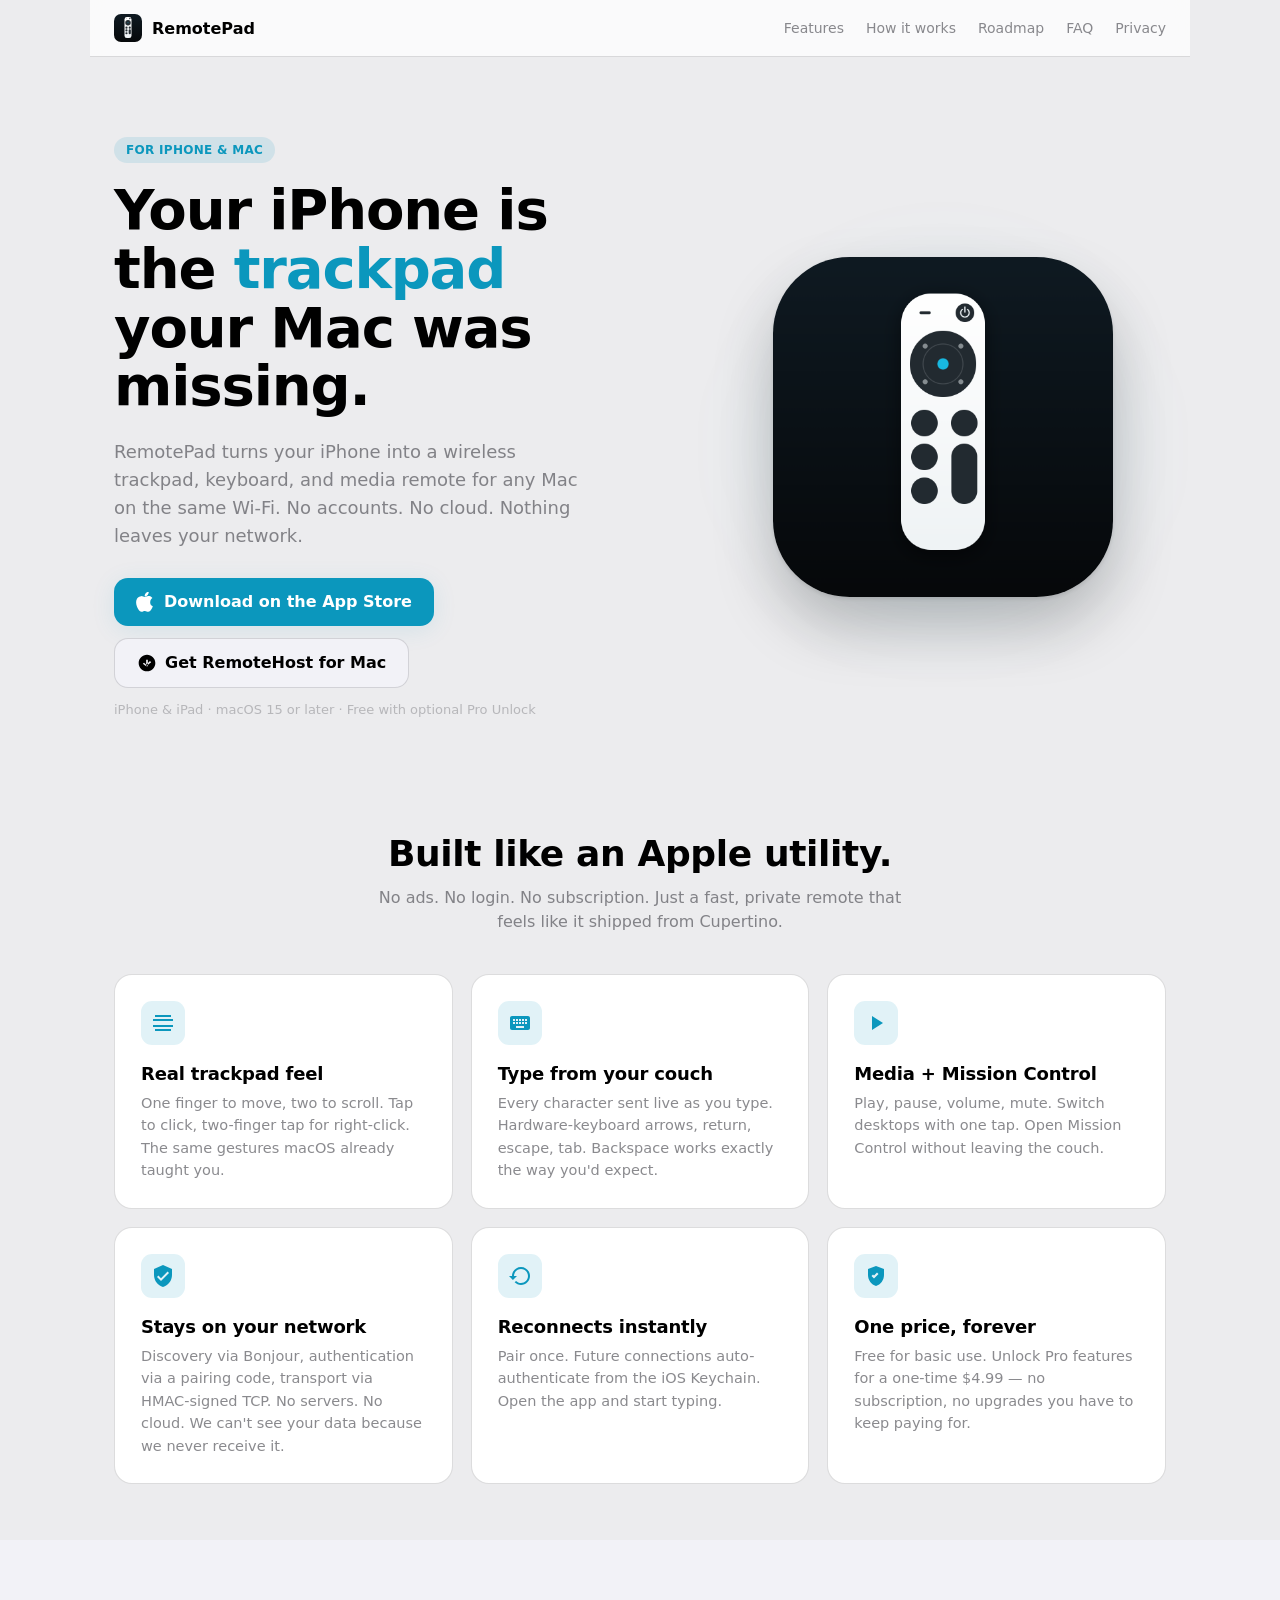
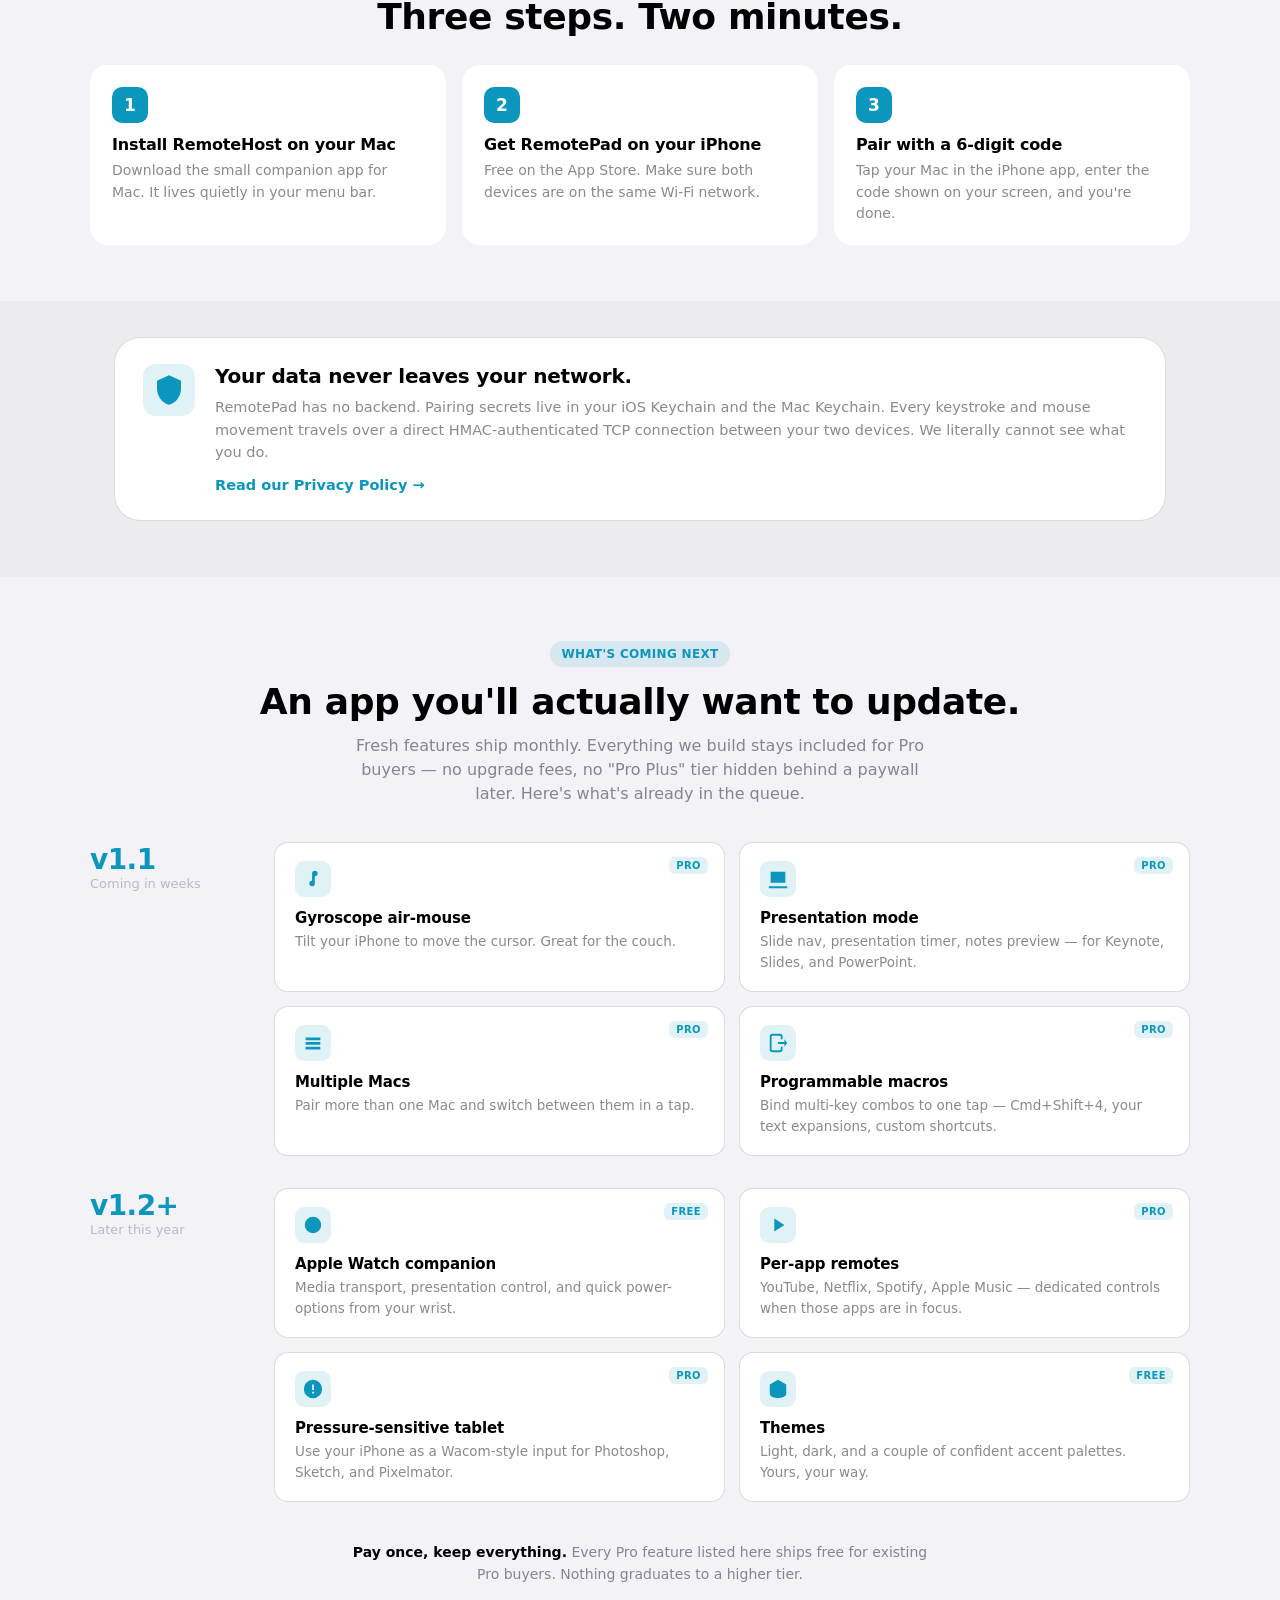
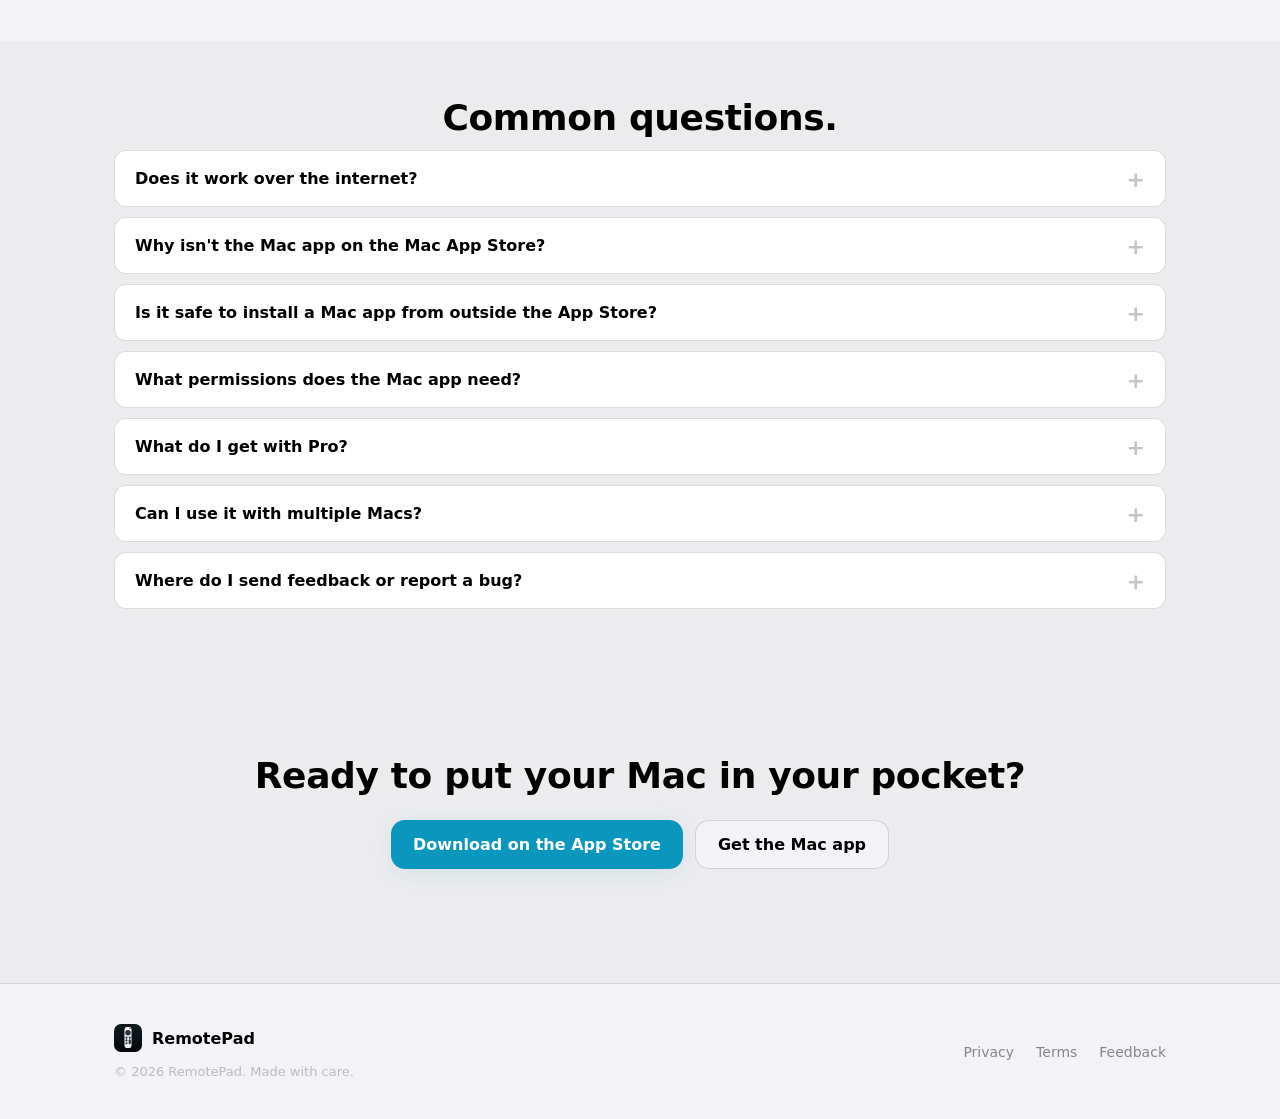
<file: index.html>
<!DOCTYPE html>
<html lang="en">
<head>
<meta charset="UTF-8" />
<meta name="viewport" content="width=device-width, initial-scale=1.0" />
<title>RemotePad — Turn your iPhone into a Mac trackpad</title>
<meta name="description" content="RemotePad turns your iPhone into a wireless trackpad, keyboard, and media remote for your Mac. Local network only. No accounts, no cloud, no tracking." />
<meta property="og:title" content="RemotePad — iPhone trackpad for your Mac" />
<meta property="og:description" content="Wireless trackpad, keyboard, and media remote. Local network only." />
<meta property="og:image" content="assets/og-image.png" />
<meta property="og:type" content="website" />
<meta name="twitter:card" content="summary_large_image" />
<link rel="icon" type="image/svg+xml" href="assets/icon.svg" />
<link rel="stylesheet" href="styles.css" />
</head>
<body>

<header class="topbar">
  <a href="./" class="brand">
    <img src="assets/icon.svg" alt="" class="brand-icon" />
    <span>RemotePad</span>
  </a>
  <nav>
    <a href="#features">Features</a>
    <a href="#how">How it works</a>
    <a href="#roadmap">Roadmap</a>
    <a href="#faq">FAQ</a>
    <a href="privacy.html">Privacy</a>
  </nav>
</header>

<main>

  <!-- Hero -->
  <section class="hero">
    <div class="hero-copy">
      <span class="kicker">For iPhone &amp; Mac</span>
      <h1>Your iPhone is the <span class="accent">trackpad</span><br />your Mac was missing.</h1>
      <p class="lede">
        RemotePad turns your iPhone into a wireless trackpad, keyboard, and
        media remote for any Mac on the same Wi-Fi. No accounts. No cloud.
        Nothing leaves your network.
      </p>
      <div class="cta-row">
        <a href="#" class="btn btn-primary" id="app-store-btn">
          <svg viewBox="0 0 24 24" width="20" height="20" fill="currentColor">
            <path d="M17.05 12.04c-.03-3.12 2.56-4.62 2.67-4.7-1.46-2.13-3.73-2.42-4.53-2.45-1.93-.2-3.77 1.14-4.75 1.14-.99 0-2.5-1.11-4.11-1.08-2.11.03-4.06 1.23-5.15 3.12-2.19 3.81-.56 9.43 1.58 12.51 1.04 1.5 2.27 3.18 3.87 3.12 1.56-.06 2.15-1.01 4.03-1.01 1.88 0 2.41 1.01 4.05.98 1.68-.03 2.74-1.52 3.76-3.04 1.19-1.74 1.68-3.44 1.71-3.53-.04-.02-3.28-1.26-3.13-4.06zM14.04 3.5c.85-1.04 1.43-2.48 1.27-3.91-1.23.05-2.71.82-3.6 1.85-.79.91-1.49 2.38-1.31 3.78 1.37.11 2.79-.7 3.64-1.72z"/>
          </svg>
          Download on the App Store
        </a>
        <a href="mac/" class="btn btn-secondary">
          <svg viewBox="0 0 24 24" width="20" height="20" fill="currentColor">
            <path d="M12 2C6.48 2 2 6.48 2 12s4.48 10 10 10 10-4.48 10-10S17.52 2 12 2zm-1 14V8h2v8h-2zm0 0L7 13l1.41-1.41L11 14.17l4.59-4.58L17 11l-6 5z"/>
          </svg>
          Get RemoteHost for Mac
        </a>
      </div>
      <p class="micro">
        iPhone &amp; iPad · macOS 15 or later · Free with optional Pro Unlock
      </p>
    </div>

    <div class="hero-preview">
      <div class="icon-stage">
        <img src="assets/icon-1024.png" alt="RemotePad app icon"
             class="hero-icon" width="320" height="320" />
      </div>
    </div>
  </section>

  <!-- Features -->
  <section id="features" class="features">
    <h2>Built like an Apple utility.</h2>
    <p class="section-lede">
      No ads. No login. No subscription. Just a fast, private remote
      that feels like it shipped from Cupertino.
    </p>

    <div class="grid grid-3">
      <div class="card">
        <div class="card-icon">
          <svg viewBox="0 0 24 24" width="24" height="24" fill="currentColor">
            <path d="M2 8h20v2H2zm0 6h20v2H2zM4 4h16v2H4zM4 18h16v2H4z"/>
          </svg>
        </div>
        <h3>Real trackpad feel</h3>
        <p>One finger to move, two to scroll. Tap to click, two-finger tap for
        right-click. The same gestures macOS already taught you.</p>
      </div>

      <div class="card">
        <div class="card-icon">
          <svg viewBox="0 0 24 24" width="24" height="24" fill="currentColor">
            <path d="M20 5H4c-1.1 0-2 .9-2 2v10c0 1.1.9 2 2 2h16c1.1 0 2-.9 2-2V7c0-1.1-.9-2-2-2zm-9 3h2v2h-2V8zm0 3h2v2h-2v-2zm-3-3h2v2H8V8zm0 3h2v2H8v-2zm-1 2H5v-2h2v2zm0-3H5V8h2v2zm9 7H8v-2h8v2zm0-4h-2v-2h2v2zm0-3h-2V8h2v2zm3 3h-2v-2h2v2zm0-3h-2V8h2v2z"/>
          </svg>
        </div>
        <h3>Type from your couch</h3>
        <p>Every character sent live as you type. Hardware-keyboard arrows,
        return, escape, tab. Backspace works exactly the way you'd expect.</p>
      </div>

      <div class="card">
        <div class="card-icon">
          <svg viewBox="0 0 24 24" width="24" height="24" fill="currentColor">
            <path d="M8 5v14l11-7z"/>
          </svg>
        </div>
        <h3>Media + Mission Control</h3>
        <p>Play, pause, volume, mute. Switch desktops with one tap. Open
        Mission Control without leaving the couch.</p>
      </div>

      <div class="card">
        <div class="card-icon">
          <svg viewBox="0 0 24 24" width="24" height="24" fill="currentColor">
            <path d="M12 1L3 5v6c0 5.55 3.84 10.74 9 12 5.16-1.26 9-6.45 9-12V5l-9-4zm-2 16l-4-4 1.41-1.41L10 14.17l6.59-6.59L18 9l-8 8z"/>
          </svg>
        </div>
        <h3>Stays on your network</h3>
        <p>Discovery via Bonjour, authentication via a pairing code, transport
        via HMAC-signed TCP. No servers. No cloud. We can't see your data
        because we never receive it.</p>
      </div>

      <div class="card">
        <div class="card-icon">
          <svg viewBox="0 0 24 24" width="24" height="24" fill="currentColor">
            <path d="M13 3c-4.97 0-9 4.03-9 9H1l3.89 3.89.07.14L9 12H6c0-3.87 3.13-7 7-7s7 3.13 7 7-3.13 7-7 7c-1.93 0-3.68-.79-4.94-2.06l-1.42 1.42C8.27 19.99 10.51 21 13 21c4.97 0 9-4.03 9-9s-4.03-9-9-9z"/>
          </svg>
        </div>
        <h3>Reconnects instantly</h3>
        <p>Pair once. Future connections auto-authenticate from the iOS
        Keychain. Open the app and start typing.</p>
      </div>

      <div class="card">
        <div class="card-icon">
          <svg viewBox="0 0 24 24" width="24" height="24" fill="currentColor">
            <path d="M12 2L4 5v6.09c0 5.05 3.41 9.76 8 10.91 4.59-1.15 8-5.86 8-10.91V5l-8-3zm-2 12.5l-2.5-2.5L9 10.5l1 1 3-3 1.5 1.5L10 14.5z"/>
          </svg>
        </div>
        <h3>One price, forever</h3>
        <p>Free for basic use. Unlock Pro features for a one-time $4.99 —
        no subscription, no upgrades you have to keep paying for.</p>
      </div>
    </div>
  </section>

  <!-- How it works -->
  <section id="how" class="how">
    <h2>Three steps. Two minutes.</h2>
    <div class="steps">
      <div class="step">
        <div class="step-num">1</div>
        <h3>Install RemoteHost on your Mac</h3>
        <p>Download the small companion app for Mac. It lives quietly in your
        menu bar.</p>
      </div>
      <div class="step">
        <div class="step-num">2</div>
        <h3>Get RemotePad on your iPhone</h3>
        <p>Free on the App Store. Make sure both devices are on the same
        Wi-Fi network.</p>
      </div>
      <div class="step">
        <div class="step-num">3</div>
        <h3>Pair with a 6-digit code</h3>
        <p>Tap your Mac in the iPhone app, enter the code shown on your
        screen, and you're done.</p>
      </div>
    </div>
  </section>

  <!-- Privacy callout -->
  <section class="privacy-callout">
    <div class="privacy-card">
      <div class="privacy-icon">
        <svg viewBox="0 0 24 24" width="32" height="32" fill="currentColor">
          <path d="M12 1L3 5v6c0 5.55 3.84 10.74 9 12 5.16-1.26 9-6.45 9-12V5l-9-4z"/>
        </svg>
      </div>
      <div>
        <h3>Your data never leaves your network.</h3>
        <p>RemotePad has no backend. Pairing secrets live in your iOS
        Keychain and the Mac Keychain. Every keystroke and mouse movement
        travels over a direct HMAC-authenticated TCP connection between
        your two devices. We literally cannot see what you do.</p>
        <a href="privacy.html" class="link">Read our Privacy Policy →</a>
      </div>
    </div>
  </section>

  <!-- Roadmap -->
  <section id="roadmap" class="roadmap">
    <div class="roadmap-header">
      <span class="kicker">What's coming next</span>
      <h2>An app you'll actually want to update.</h2>
      <p class="section-lede">
        Fresh features ship monthly. Everything we build stays included for
        Pro buyers — no upgrade fees, no "Pro Plus" tier hidden behind a
        paywall later. Here's what's already in the queue.
      </p>
    </div>

    <div class="roadmap-track">
      <div class="track-row">
        <div class="track-label">
          <span class="track-version">v1.1</span>
          <span class="track-when">Coming in weeks</span>
        </div>
        <div class="track-cards">
          <div class="rcard">
            <div class="rcard-icon">
              <svg viewBox="0 0 24 24" width="22" height="22" fill="currentColor"><path d="M11 6a3 3 0 113 3v8a3 3 0 11-3-3V6z"/></svg>
            </div>
            <h4>Gyroscope air-mouse</h4>
            <p>Tilt your iPhone to move the cursor. Great for the couch.</p>
            <span class="rcard-tag">Pro</span>
          </div>
          <div class="rcard">
            <div class="rcard-icon">
              <svg viewBox="0 0 24 24" width="22" height="22" fill="currentColor"><path d="M4 4h16v12H4zM2 20h20v2H2zm6-14h2v2H8zm4 0h6v2h-6z"/></svg>
            </div>
            <h4>Presentation mode</h4>
            <p>Slide nav, presentation timer, notes preview — for Keynote, Slides, and PowerPoint.</p>
            <span class="rcard-tag">Pro</span>
          </div>
          <div class="rcard">
            <div class="rcard-icon">
              <svg viewBox="0 0 24 24" width="22" height="22" fill="currentColor"><path d="M4 6h16v3H4zm0 5h16v3H4zm0 5h16v3H4z"/></svg>
            </div>
            <h4>Multiple Macs</h4>
            <p>Pair more than one Mac and switch between them in a tap.</p>
            <span class="rcard-tag">Pro</span>
          </div>
          <div class="rcard">
            <div class="rcard-icon">
              <svg viewBox="0 0 24 24" width="22" height="22" fill="currentColor"><path d="M14 2a3 3 0 013 3v3h-2V5a1 1 0 00-1-1H6a1 1 0 00-1 1v14a1 1 0 001 1h8a1 1 0 001-1v-3h2v3a3 3 0 01-3 3H6a3 3 0 01-3-3V5a3 3 0 013-3h8zm5 6l3 4-3 4v-3h-7v-2h7V8z"/></svg>
            </div>
            <h4>Programmable macros</h4>
            <p>Bind multi-key combos to one tap — Cmd+Shift+4, your text expansions, custom shortcuts.</p>
            <span class="rcard-tag">Pro</span>
          </div>
        </div>
      </div>

      <div class="track-row">
        <div class="track-label">
          <span class="track-version">v1.2+</span>
          <span class="track-when">Later this year</span>
        </div>
        <div class="track-cards">
          <div class="rcard">
            <div class="rcard-icon">
              <svg viewBox="0 0 24 24" width="22" height="22" fill="currentColor"><circle cx="12" cy="12" r="9"/><path fill="currentColor" d="M11 7h2v4l3 1.5-.7 1.3L11 12V7z"/></svg>
            </div>
            <h4>Apple Watch companion</h4>
            <p>Media transport, presentation control, and quick power-options from your wrist.</p>
            <span class="rcard-tag">Free</span>
          </div>
          <div class="rcard">
            <div class="rcard-icon">
              <svg viewBox="0 0 24 24" width="22" height="22" fill="currentColor"><path d="M8 5v14l11-7z"/></svg>
            </div>
            <h4>Per-app remotes</h4>
            <p>YouTube, Netflix, Spotify, Apple Music — dedicated controls when those apps are in focus.</p>
            <span class="rcard-tag">Pro</span>
          </div>
          <div class="rcard">
            <div class="rcard-icon">
              <svg viewBox="0 0 24 24" width="22" height="22" fill="currentColor"><path d="M12 2a10 10 0 100 20 10 10 0 000-20zm-1 5h2v6h-2V7zm0 8h2v2h-2v-2z"/></svg>
            </div>
            <h4>Pressure-sensitive tablet</h4>
            <p>Use your iPhone as a Wacom-style input for Photoshop, Sketch, and Pixelmator.</p>
            <span class="rcard-tag">Pro</span>
          </div>
          <div class="rcard">
            <div class="rcard-icon">
              <svg viewBox="0 0 24 24" width="22" height="22" fill="currentColor"><path d="M12 2l-9 5v10c0 5 9 5 9 5s9 0 9-5V7l-9-5z"/></svg>
            </div>
            <h4>Themes</h4>
            <p>Light, dark, and a couple of confident accent palettes. Yours, your way.</p>
            <span class="rcard-tag">Free</span>
          </div>
        </div>
      </div>
    </div>

    <p class="roadmap-promise">
      <strong>Pay once, keep everything.</strong> Every Pro feature listed here
      ships free for existing Pro buyers. Nothing graduates to a higher tier.
    </p>
  </section>

  <!-- FAQ -->
  <section id="faq" class="faq">
    <h2>Common questions.</h2>

    <details>
      <summary>Does it work over the internet?</summary>
      <p>No — RemotePad is local-network only. Both your iPhone and your
      Mac must be on the same Wi-Fi. This keeps it simple, fast, and
      private. If you need remote control over the internet, dedicated
      tools like Apple Remote Desktop, Screens, or Jump Desktop are
      better fits.</p>
    </details>

    <details>
      <summary>Why isn't the Mac app on the Mac App Store?</summary>
      <p>The Mac App Store requires sandboxing, which blocks the
      Accessibility and Automation permissions our app needs to move the
      mouse, type keystrokes, and trigger Mission Control. Several great
      utilities — Rectangle, Karabiner, BetterTouchTool — distribute the
      same way for the same reason.</p>
    </details>

    <details>
      <summary>Is it safe to install a Mac app from outside the App Store?</summary>
      <p>RemoteHost is signed with our Apple Developer ID and notarized
      by Apple — the same level of trust Apple gives to apps from indie
      developers like Panic and Iconfactory. macOS will verify the
      signature on first launch and won't show any "unidentified
      developer" warning.</p>
    </details>

    <details>
      <summary>What permissions does the Mac app need?</summary>
      <p><strong>Accessibility</strong> so it can move the cursor and type
      keystrokes on your behalf. <strong>Automation</strong> (System Events)
      so the trackpad's Mission Control / Switch Spaces buttons work. The
      first launch walks you through both.</p>
    </details>

    <details>
      <summary>What do I get with Pro?</summary>
      <p>Media controls (play/pause, volume, mute), window-switching
      buttons (Mission Control, Switch Spaces), multiple Mac pairings,
      and any future Pro features. One-time $4.99. No subscription.</p>
    </details>

    <details>
      <summary>Can I use it with multiple Macs?</summary>
      <p>Yes — with Pro. The free tier remembers a single pairing; Pro
      remembers as many as you want and lets you switch between them.</p>
    </details>

    <details>
      <summary>Where do I send feedback or report a bug?</summary>
      <p>Email us at <a href="mailto:remotepad.feedback@gmail.com">remotepad.feedback@gmail.com</a>
      or use the Send Feedback button in the iOS app's Settings — it
      pre-fills the version and device info so we can help faster.</p>
    </details>
  </section>

  <!-- Final CTA -->
  <section class="final-cta">
    <h2>Ready to put your Mac in your pocket?</h2>
    <div class="cta-row">
      <a href="#" class="btn btn-primary" id="app-store-btn-2">
        Download on the App Store
      </a>
      <a href="mac/" class="btn btn-secondary">
        Get the Mac app
      </a>
    </div>
  </section>
</main>

<footer>
  <div class="footer-inner">
    <div>
      <a href="./" class="brand">
        <img src="assets/icon.svg" alt="" class="brand-icon" />
        <span>RemotePad</span>
      </a>
      <p class="copyright">© 2026 RemotePad. Made with care.</p>
    </div>
    <nav class="footer-nav">
      <a href="privacy.html">Privacy</a>
      <a href="terms.html">Terms</a>
      <a href="mailto:remotepad.feedback@gmail.com">Feedback</a>
    </nav>
  </div>
</footer>

</body>
</html>
</file>
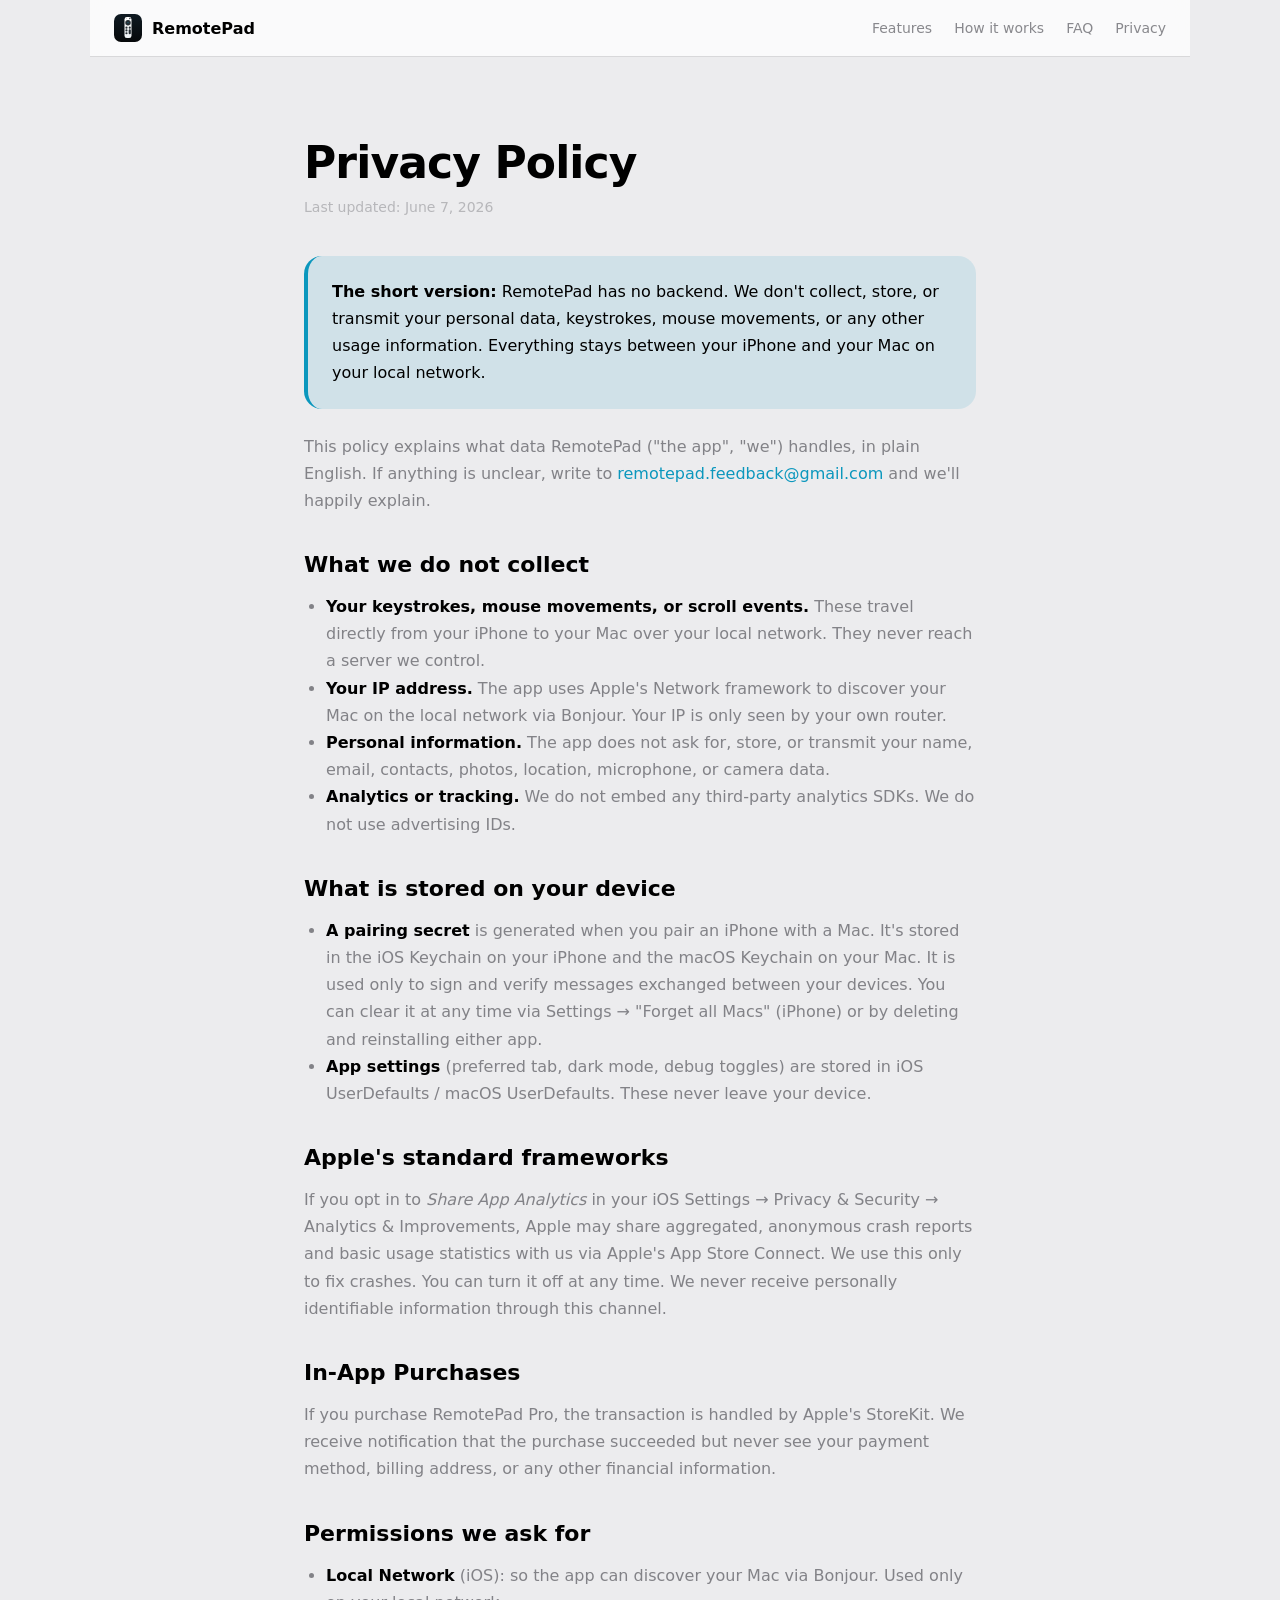
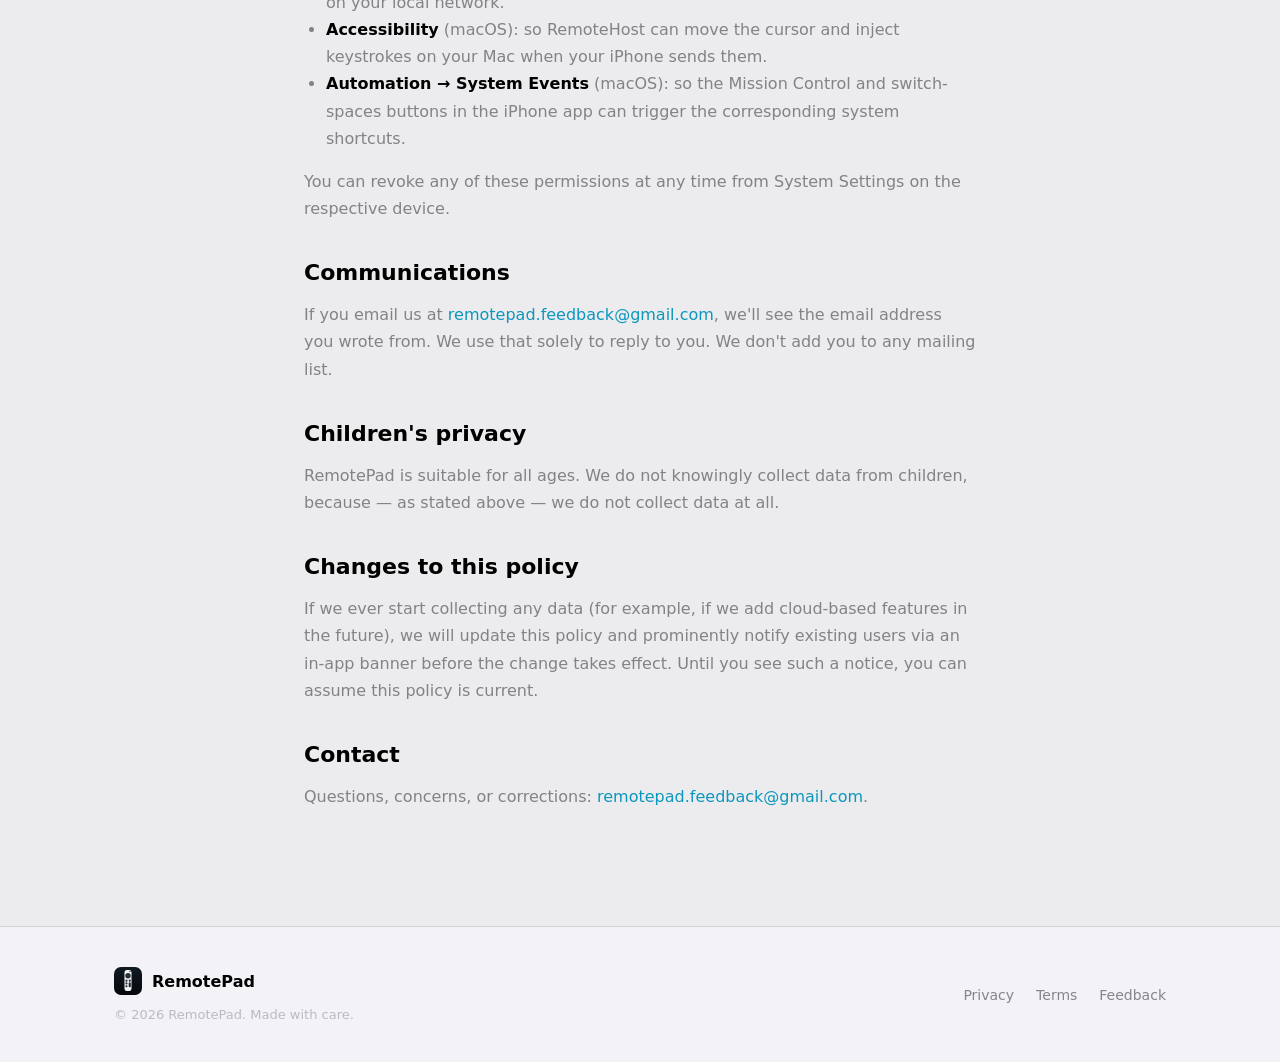
<file: privacy.html>
<!DOCTYPE html>
<html lang="en">
<head>
<meta charset="UTF-8" />
<meta name="viewport" content="width=device-width, initial-scale=1.0" />
<title>Privacy Policy — RemotePad</title>
<link rel="icon" type="image/svg+xml" href="assets/icon.svg" />
<link rel="stylesheet" href="styles.css" />
<style>
.prose { max-width: 720px; margin: 0 auto; padding: 80px 24px 100px; }
.prose h1 { font-family: -apple-system,"SF Pro Rounded",system-ui,sans-serif;
           font-size: clamp(32px,4vw,44px); font-weight: 800; letter-spacing: -0.02em;
           margin: 0 0 8px; }
.prose h2 { font-family: -apple-system,"SF Pro Rounded",system-ui,sans-serif;
           font-size: 22px; margin: 38px 0 12px; }
.prose .updated { color: var(--label3); font-size: 14px; margin: 0 0 36px; }
.prose p, .prose li { color: var(--label2); font-size: 16px; line-height: 1.7; }
.prose strong { color: var(--label); }
.prose ul { padding-left: 22px; }
.callout { background: var(--accent-soft); border-radius: var(--r-lg);
           padding: 22px 24px; margin: 24px 0; border-left: 4px solid var(--accent); }
.callout p { color: var(--label); margin: 0; font-size: 16px; }
</style>
</head>
<body>

<header class="topbar">
  <a href="./" class="brand">
    <img src="assets/icon.svg" alt="" class="brand-icon" />
    <span>RemotePad</span>
  </a>
  <nav>
    <a href="index.html#features">Features</a>
    <a href="index.html#how">How it works</a>
    <a href="index.html#faq">FAQ</a>
    <a href="privacy.html">Privacy</a>
  </nav>
</header>

<main>
<article class="prose">
  <h1>Privacy Policy</h1>
  <p class="updated">Last updated: June 7, 2026</p>

  <div class="callout">
    <p><strong>The short version:</strong> RemotePad has no backend. We
    don't collect, store, or transmit your personal data, keystrokes,
    mouse movements, or any other usage information. Everything stays
    between your iPhone and your Mac on your local network.</p>
  </div>

  <p>This policy explains what data RemotePad ("the app", "we") handles,
  in plain English. If anything is unclear, write to
  <a href="mailto:remotepad.feedback@gmail.com">remotepad.feedback@gmail.com</a> and
  we'll happily explain.</p>

  <h2>What we do not collect</h2>
  <ul>
    <li><strong>Your keystrokes, mouse movements, or scroll events.</strong>
    These travel directly from your iPhone to your Mac over your local
    network. They never reach a server we control.</li>
    <li><strong>Your IP address.</strong> The app uses Apple's Network framework
    to discover your Mac on the local network via Bonjour. Your IP is
    only seen by your own router.</li>
    <li><strong>Personal information.</strong> The app does not ask for, store,
    or transmit your name, email, contacts, photos, location, microphone,
    or camera data.</li>
    <li><strong>Analytics or tracking.</strong> We do not embed any third-party
    analytics SDKs. We do not use advertising IDs.</li>
  </ul>

  <h2>What is stored on your device</h2>
  <ul>
    <li><strong>A pairing secret</strong> is generated when you pair an iPhone
    with a Mac. It's stored in the iOS Keychain on your iPhone and the
    macOS Keychain on your Mac. It is used only to sign and verify
    messages exchanged between your devices. You can clear it at any
    time via Settings → "Forget all Macs" (iPhone) or by deleting and
    reinstalling either app.</li>
    <li><strong>App settings</strong> (preferred tab, dark mode, debug
    toggles) are stored in iOS UserDefaults / macOS UserDefaults. These
    never leave your device.</li>
  </ul>

  <h2>Apple's standard frameworks</h2>
  <p>If you opt in to <em>Share App Analytics</em> in your iOS Settings →
  Privacy &amp; Security → Analytics &amp; Improvements, Apple may share
  aggregated, anonymous crash reports and basic usage statistics with us
  via Apple's App Store Connect. We use this only to fix crashes. You can
  turn it off at any time. We never receive personally identifiable
  information through this channel.</p>

  <h2>In-App Purchases</h2>
  <p>If you purchase RemotePad Pro, the transaction is handled by Apple's
  StoreKit. We receive notification that the purchase succeeded but
  never see your payment method, billing address, or any other financial
  information.</p>

  <h2>Permissions we ask for</h2>
  <ul>
    <li><strong>Local Network</strong> (iOS): so the app can discover your
    Mac via Bonjour. Used only on your local network.</li>
    <li><strong>Accessibility</strong> (macOS): so RemoteHost can move the
    cursor and inject keystrokes on your Mac when your iPhone sends them.</li>
    <li><strong>Automation → System Events</strong> (macOS): so the
    Mission Control and switch-spaces buttons in the iPhone app can
    trigger the corresponding system shortcuts.</li>
  </ul>
  <p>You can revoke any of these permissions at any time from System
  Settings on the respective device.</p>

  <h2>Communications</h2>
  <p>If you email us at <a href="mailto:remotepad.feedback@gmail.com">remotepad.feedback@gmail.com</a>,
  we'll see the email address you wrote from. We use that solely to
  reply to you. We don't add you to any mailing list.</p>

  <h2>Children's privacy</h2>
  <p>RemotePad is suitable for all ages. We do not knowingly collect
  data from children, because — as stated above — we do not collect
  data at all.</p>

  <h2>Changes to this policy</h2>
  <p>If we ever start collecting any data (for example, if we add
  cloud-based features in the future), we will update this policy and
  prominently notify existing users via an in-app banner before the
  change takes effect. Until you see such a notice, you can assume this
  policy is current.</p>

  <h2>Contact</h2>
  <p>Questions, concerns, or corrections:
  <a href="mailto:remotepad.feedback@gmail.com">remotepad.feedback@gmail.com</a>.</p>
</article>
</main>

<footer>
  <div class="footer-inner">
    <div>
      <a href="./" class="brand">
        <img src="assets/icon.svg" alt="" class="brand-icon" />
        <span>RemotePad</span>
      </a>
      <p class="copyright">© 2026 RemotePad. Made with care.</p>
    </div>
    <nav class="footer-nav">
      <a href="privacy.html">Privacy</a>
      <a href="terms.html">Terms</a>
      <a href="mailto:remotepad.feedback@gmail.com">Feedback</a>
    </nav>
  </div>
</footer>

</body>
</html>
</file>
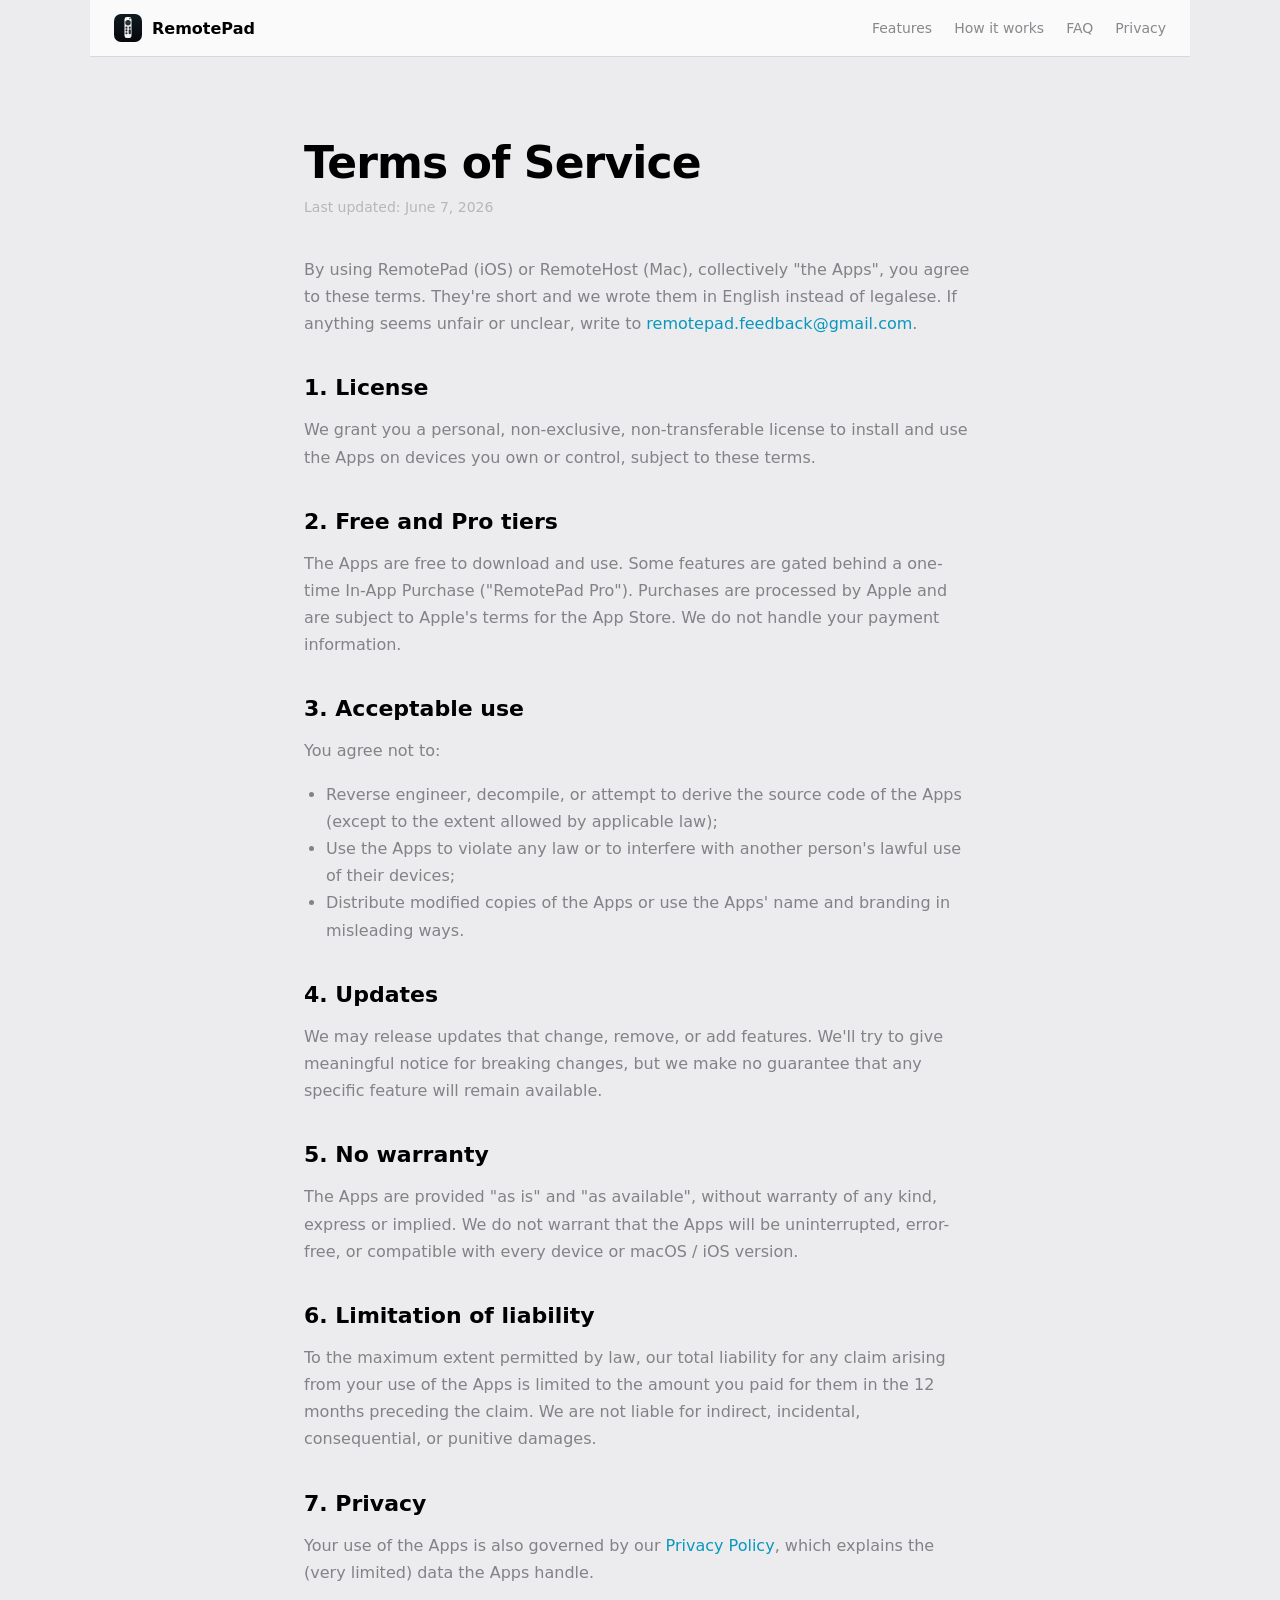
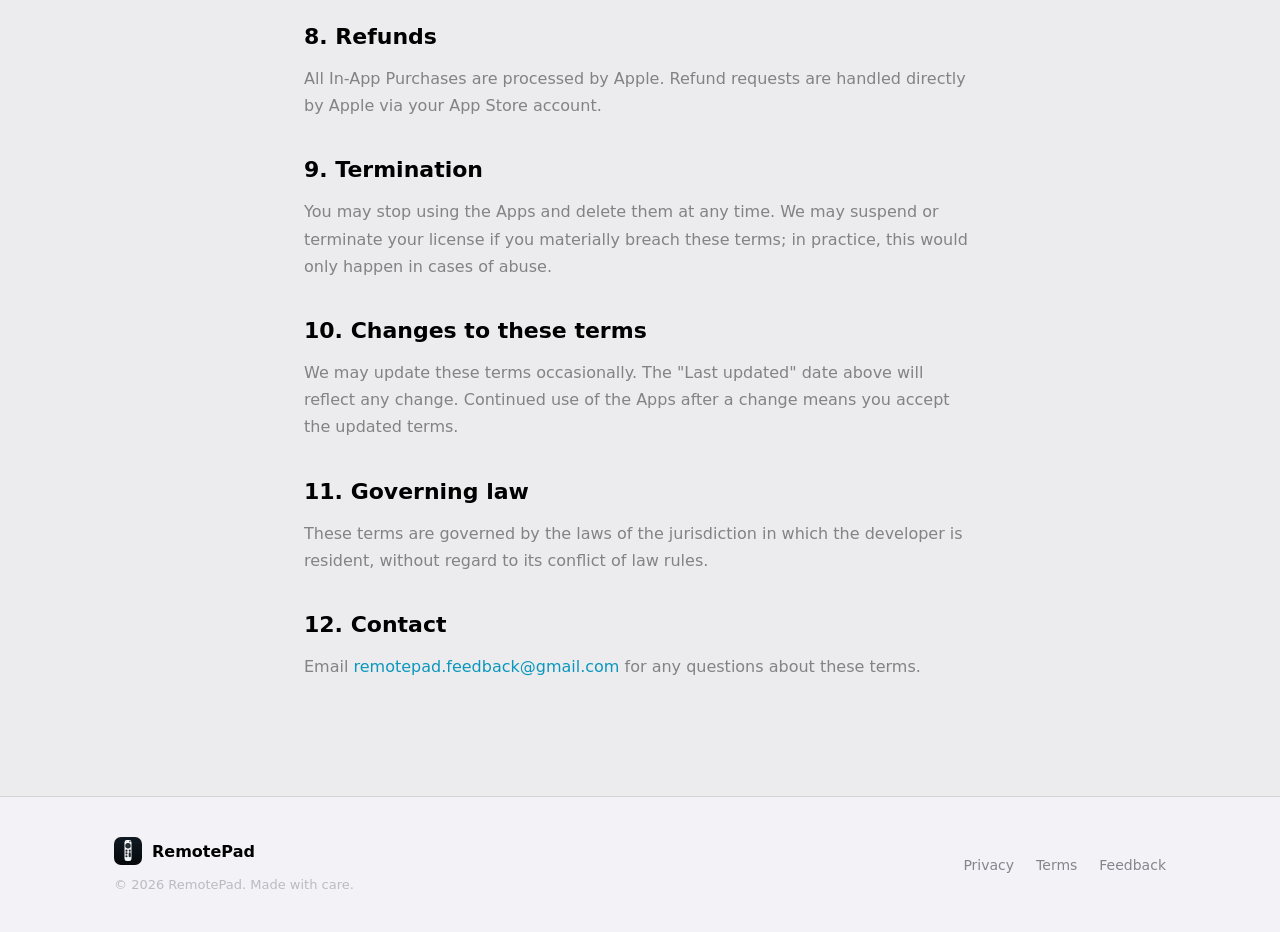
<file: terms.html>
<!DOCTYPE html>
<html lang="en">
<head>
<meta charset="UTF-8" />
<meta name="viewport" content="width=device-width, initial-scale=1.0" />
<title>Terms of Service — RemotePad</title>
<link rel="icon" type="image/svg+xml" href="assets/icon.svg" />
<link rel="stylesheet" href="styles.css" />
<style>
.prose { max-width: 720px; margin: 0 auto; padding: 80px 24px 100px; }
.prose h1 { font-family: -apple-system,"SF Pro Rounded",system-ui,sans-serif;
           font-size: clamp(32px,4vw,44px); font-weight: 800; letter-spacing: -0.02em;
           margin: 0 0 8px; }
.prose h2 { font-family: -apple-system,"SF Pro Rounded",system-ui,sans-serif;
           font-size: 22px; margin: 38px 0 12px; }
.prose .updated { color: var(--label3); font-size: 14px; margin: 0 0 36px; }
.prose p, .prose li { color: var(--label2); font-size: 16px; line-height: 1.7; }
.prose strong { color: var(--label); }
.prose ul { padding-left: 22px; }
</style>
</head>
<body>

<header class="topbar">
  <a href="./" class="brand">
    <img src="assets/icon.svg" alt="" class="brand-icon" />
    <span>RemotePad</span>
  </a>
  <nav>
    <a href="index.html#features">Features</a>
    <a href="index.html#how">How it works</a>
    <a href="index.html#faq">FAQ</a>
    <a href="privacy.html">Privacy</a>
  </nav>
</header>

<main>
<article class="prose">
  <h1>Terms of Service</h1>
  <p class="updated">Last updated: June 7, 2026</p>

  <p>By using RemotePad (iOS) or RemoteHost (Mac), collectively "the
  Apps", you agree to these terms. They're short and we wrote them in
  English instead of legalese. If anything seems unfair or unclear,
  write to <a href="mailto:remotepad.feedback@gmail.com">remotepad.feedback@gmail.com</a>.</p>

  <h2>1. License</h2>
  <p>We grant you a personal, non-exclusive, non-transferable license to
  install and use the Apps on devices you own or control, subject to
  these terms.</p>

  <h2>2. Free and Pro tiers</h2>
  <p>The Apps are free to download and use. Some features are gated
  behind a one-time In-App Purchase ("RemotePad Pro"). Purchases are
  processed by Apple and are subject to Apple's terms for the App
  Store. We do not handle your payment information.</p>

  <h2>3. Acceptable use</h2>
  <p>You agree not to:</p>
  <ul>
    <li>Reverse engineer, decompile, or attempt to derive the source code
    of the Apps (except to the extent allowed by applicable law);</li>
    <li>Use the Apps to violate any law or to interfere with another
    person's lawful use of their devices;</li>
    <li>Distribute modified copies of the Apps or use the Apps' name and
    branding in misleading ways.</li>
  </ul>

  <h2>4. Updates</h2>
  <p>We may release updates that change, remove, or add features. We'll
  try to give meaningful notice for breaking changes, but we make no
  guarantee that any specific feature will remain available.</p>

  <h2>5. No warranty</h2>
  <p>The Apps are provided "as is" and "as available", without warranty
  of any kind, express or implied. We do not warrant that the Apps will
  be uninterrupted, error-free, or compatible with every device or
  macOS / iOS version.</p>

  <h2>6. Limitation of liability</h2>
  <p>To the maximum extent permitted by law, our total liability for any
  claim arising from your use of the Apps is limited to the amount you
  paid for them in the 12 months preceding the claim. We are not
  liable for indirect, incidental, consequential, or punitive
  damages.</p>

  <h2>7. Privacy</h2>
  <p>Your use of the Apps is also governed by our
  <a href="privacy.html">Privacy Policy</a>, which explains the (very
  limited) data the Apps handle.</p>

  <h2>8. Refunds</h2>
  <p>All In-App Purchases are processed by Apple. Refund requests are
  handled directly by Apple via your App Store account.</p>

  <h2>9. Termination</h2>
  <p>You may stop using the Apps and delete them at any time. We may
  suspend or terminate your license if you materially breach these
  terms; in practice, this would only happen in cases of abuse.</p>

  <h2>10. Changes to these terms</h2>
  <p>We may update these terms occasionally. The "Last updated" date
  above will reflect any change. Continued use of the Apps after a
  change means you accept the updated terms.</p>

  <h2>11. Governing law</h2>
  <p>These terms are governed by the laws of the jurisdiction in which
  the developer is resident, without regard to its conflict of law
  rules.</p>

  <h2>12. Contact</h2>
  <p>Email <a href="mailto:remotepad.feedback@gmail.com">remotepad.feedback@gmail.com</a>
  for any questions about these terms.</p>
</article>
</main>

<footer>
  <div class="footer-inner">
    <div>
      <a href="./" class="brand">
        <img src="assets/icon.svg" alt="" class="brand-icon" />
        <span>RemotePad</span>
      </a>
      <p class="copyright">© 2026 RemotePad. Made with care.</p>
    </div>
    <nav class="footer-nav">
      <a href="privacy.html">Privacy</a>
      <a href="terms.html">Terms</a>
      <a href="mailto:remotepad.feedback@gmail.com">Feedback</a>
    </nav>
  </div>
</footer>

</body>
</html>
</file>
<file: styles.css>
/* RemotePad — landing page styles.
   Single CSS-variable theme mirroring the iOS app palette.
   Light/dark via prefers-color-scheme.
   Mobile-first responsive.                                                   */

/* ─── Design tokens (mirror Theme.swift) ─── */
:root {
    --page:        #ECECEE;
    --bg:          #FFFFFF;
    --bg2:         #F2F2F7;
    --bg3:         #E5E5EA;
    --grouped-card:#FFFFFF;
    --label:       #000000;
    --label2:      rgba(60,60,67,0.60);
    --label3:      rgba(60,60,67,0.30);
    --label4:      rgba(60,60,67,0.16);
    --sep:         rgba(60,60,67,0.18);
    --fill:        rgba(118,118,128,0.12);
    --accent:      #0B97BD;
    --accent-ink:  #FFFFFF;
    --accent-soft: rgba(11,151,189,0.12);
    --green:       #34C759;
    --shadow-soft: 0 1px 3px rgba(0,0,0,0.06), 0 10px 30px rgba(0,0,0,0.04);
    --shadow-card: 0 4px 24px rgba(11,151,189,0.10);

    --r-md: 12px;
    --r-lg: 18px;
    --r-xl: 26px;

    --max: 1100px;
}

@media (prefers-color-scheme: dark) {
    :root {
        --page:        #0A0A0B;
        --bg:          #000000;
        --bg2:         #1C1C1E;
        --bg3:         #2C2C2E;
        --grouped-card:#1C1C1E;
        --label:       #FFFFFF;
        --label2:      rgba(235,235,245,0.60);
        --label3:      rgba(235,235,245,0.30);
        --label4:      rgba(235,235,245,0.18);
        --sep:         rgba(84,84,88,0.55);
        --fill:        rgba(118,118,128,0.24);
        --accent:      #3AC2E0;
        --accent-ink:  #04222B;
        --accent-soft: rgba(58,194,224,0.16);
        --green:       #30D158;
        --shadow-soft: 0 1px 3px rgba(0,0,0,0.4), 0 10px 30px rgba(0,0,0,0.3);
        --shadow-card: 0 4px 30px rgba(58,194,224,0.16);
    }
}

* { box-sizing: border-box; }

html, body {
    margin: 0;
    padding: 0;
    background: var(--page);
    color: var(--label);
    font-family: -apple-system, BlinkMacSystemFont, "SF Pro Text", "Segoe UI", Roboto, system-ui, sans-serif;
    -webkit-font-smoothing: antialiased;
    text-rendering: optimizeLegibility;
}

a { color: var(--accent); text-decoration: none; }
a:hover { text-decoration: underline; }

img, svg { display: block; max-width: 100%; }

/* ─── Top bar ─── */

.topbar {
    position: sticky; top: 0; z-index: 50;
    backdrop-filter: blur(14px) saturate(180%);
    -webkit-backdrop-filter: blur(14px) saturate(180%);
    background: color-mix(in oklab, var(--bg) 72%, transparent);
    border-bottom: 0.5px solid var(--sep);
    display: flex;
    justify-content: space-between;
    align-items: center;
    padding: 14px 24px;
    max-width: var(--max);
    margin: 0 auto;
}

.brand {
    display: inline-flex;
    align-items: center;
    gap: 10px;
    font-weight: 700;
    font-size: 16px;
    color: var(--label);
    text-decoration: none;
}
.brand-icon {
    width: 28px; height: 28px;
    border-radius: 7px;
}
.topbar nav {
    display: flex; gap: 22px;
}
.topbar nav a {
    color: var(--label2);
    font-size: 14px;
    font-weight: 500;
}
.topbar nav a:hover { color: var(--label); text-decoration: none; }

@media (max-width: 640px) {
    .topbar nav { display: none; }
}

/* ─── Buttons ─── */

.btn {
    display: inline-flex;
    align-items: center;
    gap: 8px;
    padding: 14px 22px;
    border-radius: 14px;
    font-weight: 600;
    font-size: 16px;
    text-decoration: none;
    transition: transform .12s, opacity .2s;
}
.btn:hover { text-decoration: none; transform: translateY(-1px); }
.btn:active { transform: translateY(0); }

.btn-primary {
    background: var(--accent);
    color: var(--accent-ink);
    box-shadow: var(--shadow-card);
}
.btn-secondary {
    background: var(--bg2);
    color: var(--label);
    border: 1px solid var(--sep);
}

/* ─── Hero ─── */

.hero {
    max-width: var(--max);
    margin: 0 auto;
    padding: 80px 24px 60px;
    display: grid;
    grid-template-columns: 1.1fr 0.9fr;
    gap: 60px;
    align-items: center;
}
@media (max-width: 880px) {
    .hero { grid-template-columns: 1fr; gap: 40px; padding: 60px 24px 40px; }
}

.kicker {
    display: inline-block;
    padding: 6px 12px;
    background: var(--accent-soft);
    color: var(--accent);
    border-radius: 999px;
    font-size: 12px;
    font-weight: 600;
    letter-spacing: 0.3px;
    text-transform: uppercase;
    margin-bottom: 18px;
}
.hero h1 {
    font-family: -apple-system, "SF Pro Rounded", system-ui, sans-serif;
    font-size: clamp(36px, 5vw, 56px);
    line-height: 1.05;
    margin: 0 0 22px;
    letter-spacing: -0.02em;
    font-weight: 800;
}
.accent { color: var(--accent); }
.lede {
    font-size: 18px;
    line-height: 1.55;
    color: var(--label2);
    margin: 0 0 28px;
    max-width: 480px;
}
.cta-row {
    display: flex;
    flex-wrap: wrap;
    gap: 12px;
    margin-bottom: 14px;
}
.micro {
    font-size: 13px;
    color: var(--label3);
    margin: 0;
}

/* ─── Hero icon showcase ─── */
.hero-preview { display: flex; justify-content: center; align-items: center; }
.icon-stage {
    position: relative;
    display: grid; place-items: center;
    padding: 24px;
}
/* Soft cyan glow behind the icon — sells the brand colour without
   any other coloured element on the page */
.icon-stage::before {
    content: "";
    position: absolute; inset: 0;
    background: radial-gradient(circle at 50% 55%,
                rgba(11, 151, 189, 0.30) 0%,
                rgba(11, 151, 189, 0.10) 35%,
                transparent 70%);
    filter: blur(40px);
    z-index: 0;
    pointer-events: none;
}
@media (prefers-color-scheme: dark) {
    .icon-stage::before {
        background: radial-gradient(circle at 50% 55%,
                    rgba(58, 194, 224, 0.32) 0%,
                    rgba(58, 194, 224, 0.10) 35%,
                    transparent 70%);
    }
}
.hero-icon {
    width: clamp(220px, 38vw, 340px);
    height: auto;
    aspect-ratio: 1 / 1;
    /* iOS 18 squircle approximation — radius/width ≈ 0.225 */
    border-radius: 22.5%;
    /* Layered shadow: contact + ambient + cyan tint */
    box-shadow:
        0 2px 4px rgba(0, 0, 0, 0.10),
        0 30px 60px rgba(0, 0, 0, 0.22),
        0 0 0 0.5px rgba(255, 255, 255, 0.06) inset;
    position: relative;
    z-index: 1;
    transform: translateZ(0); /* GPU layer for the shadow */
    transition: transform 0.4s cubic-bezier(0.2, 0.8, 0.2, 1);
}
.hero-icon:hover { transform: translateY(-4px) scale(1.02); }

/* ─── Sections ─── */

section {
    max-width: var(--max);
    margin: 0 auto;
    padding: 56px 24px;
}
section h2 {
    font-family: -apple-system, "SF Pro Rounded", system-ui, sans-serif;
    font-size: clamp(26px, 3.6vw, 36px);
    margin: 0 0 12px;
    letter-spacing: -0.01em;
    text-align: center;
    font-weight: 800;
}
.section-lede {
    text-align: center;
    color: var(--label2);
    font-size: 16px;
    margin: 0 auto 40px;
    max-width: 560px;
    line-height: 1.5;
}

/* ─── Feature grid ─── */

.grid {
    display: grid;
    gap: 18px;
}
.grid-3 { grid-template-columns: repeat(3, 1fr); }
@media (max-width: 880px) { .grid-3 { grid-template-columns: 1fr 1fr; } }
@media (max-width: 560px) { .grid-3 { grid-template-columns: 1fr; } }

.card {
    background: var(--grouped-card);
    border-radius: var(--r-lg);
    padding: 26px;
    border: 0.5px solid var(--sep);
}
.card-icon {
    width: 44px; height: 44px;
    border-radius: 11px;
    background: var(--accent-soft);
    color: var(--accent);
    display: flex; align-items: center; justify-content: center;
    margin-bottom: 18px;
}
.card h3 {
    font-size: 18px;
    margin: 0 0 8px;
    letter-spacing: -0.01em;
}
.card p {
    color: var(--label2);
    font-size: 14.5px;
    line-height: 1.55;
    margin: 0;
}

/* ─── Steps ─── */

.how { background: var(--bg2); padding: 56px 24px; max-width: none; }
.how > h2, .how > .steps { max-width: var(--max); margin-left: auto; margin-right: auto; }
.steps {
    display: grid;
    grid-template-columns: repeat(3, 1fr);
    gap: 16px;
    margin-top: 28px;
}
@media (max-width: 880px) { .steps { grid-template-columns: 1fr; gap: 12px; } }
.step {
    background: var(--grouped-card);
    padding: 22px 22px 20px;
    border-radius: var(--r-lg);
}
.step-num {
    width: 36px; height: 36px;
    background: var(--accent);
    color: var(--accent-ink);
    border-radius: 10px;
    display: flex; align-items: center; justify-content: center;
    font-weight: 700;
    font-size: 17px;
    margin-bottom: 12px;
    font-family: -apple-system, "SF Pro Rounded", system-ui, sans-serif;
}
.step h3 {
    font-size: 16px;
    margin: 0 0 6px;
    letter-spacing: -0.01em;
}
.step p {
    color: var(--label2);
    font-size: 14px;
    line-height: 1.55;
    margin: 0;
}

/* ─── Privacy callout ─── */

/* Pull up so it doesn't double-pad against the .how section above */
.privacy-callout { padding-top: 36px; padding-bottom: 56px; }
.privacy-card {
    display: grid;
    grid-template-columns: auto 1fr;
    gap: 20px;
    align-items: start;
    background: var(--grouped-card);
    border: 0.5px solid var(--sep);
    border-radius: var(--r-xl);
    padding: 26px 28px;
}
.privacy-icon {
    width: 52px; height: 52px;
    border-radius: 13px;
    background: var(--accent-soft);
    color: var(--accent);
    display: flex; align-items: center; justify-content: center;
    flex-shrink: 0;
}
.privacy-card h3 {
    font-family: -apple-system, "SF Pro Rounded", system-ui, sans-serif;
    font-size: 20px;
    margin: 0 0 8px;
    letter-spacing: -0.01em;
}
.privacy-card p {
    color: var(--label2);
    font-size: 14.5px;
    line-height: 1.55;
    margin: 0 0 12px;
}
.link {
    font-weight: 600;
    font-size: 14.5px;
}

/* ─── Roadmap ─── */

.roadmap {
    background: var(--bg2);
    max-width: none;
    padding: 64px 24px 56px;
}
.roadmap-header {
    max-width: var(--max);
    margin: 0 auto 36px;
    text-align: center;
}
.roadmap-header .kicker { margin-bottom: 14px; }
.roadmap-header h2 {
    margin: 0 0 12px;
}
.roadmap-header .section-lede {
    margin: 0 auto;
    max-width: 600px;
}
.roadmap-track {
    max-width: var(--max);
    margin: 0 auto;
    display: flex;
    flex-direction: column;
    gap: 32px;
}
.track-row {
    display: grid;
    grid-template-columns: 160px 1fr;
    gap: 24px;
    align-items: start;
}
@media (max-width: 880px) {
    .track-row { grid-template-columns: 1fr; gap: 12px; }
}
.track-label {
    position: sticky; top: 80px;
    display: flex; flex-direction: column; gap: 2px;
    padding-top: 4px;
}
.track-version {
    font-family: -apple-system, "SF Pro Rounded", system-ui, sans-serif;
    font-size: 28px;
    font-weight: 800;
    color: var(--accent);
    letter-spacing: -0.02em;
    line-height: 1;
}
.track-when {
    font-size: 13px;
    color: var(--label3);
    font-weight: 500;
}
.track-cards {
    display: grid;
    grid-template-columns: repeat(2, 1fr);
    gap: 14px;
}
@media (max-width: 720px) { .track-cards { grid-template-columns: 1fr; } }

.rcard {
    background: var(--grouped-card);
    border: 0.5px solid var(--sep);
    border-radius: 14px;
    padding: 18px 20px;
    position: relative;
}
.rcard-icon {
    width: 36px; height: 36px;
    border-radius: 9px;
    background: var(--accent-soft);
    color: var(--accent);
    display: flex; align-items: center; justify-content: center;
    margin-bottom: 12px;
}
.rcard h4 {
    font-size: 15px;
    margin: 0 0 4px;
    letter-spacing: -0.01em;
    font-weight: 600;
    color: var(--label);
}
.rcard p {
    font-size: 13.5px;
    color: var(--label2);
    line-height: 1.55;
    margin: 0;
}
.rcard-tag {
    position: absolute;
    top: 14px; right: 16px;
    font-size: 10px;
    font-weight: 700;
    letter-spacing: 0.4px;
    text-transform: uppercase;
    color: var(--accent);
    background: var(--accent-soft);
    padding: 3px 7px;
    border-radius: 6px;
}
.roadmap-promise {
    max-width: 580px;
    margin: 40px auto 0;
    text-align: center;
    font-size: 14px;
    color: var(--label2);
    line-height: 1.55;
}
.roadmap-promise strong { color: var(--label); font-weight: 600; }

/* ─── FAQ ─── */

.faq details {
    background: var(--grouped-card);
    border-radius: var(--r-md);
    padding: 18px 20px;
    margin-bottom: 10px;
    border: 0.5px solid var(--sep);
}
.faq summary {
    cursor: pointer;
    font-weight: 600;
    font-size: 16px;
    color: var(--label);
    list-style: none;
    padding-right: 30px;
    position: relative;
}
.faq summary::after {
    content: "+";
    position: absolute; right: 0; top: -2px;
    font-size: 22px;
    color: var(--label3);
    transition: transform .2s;
}
.faq details[open] summary::after { transform: rotate(45deg); }
.faq details p {
    color: var(--label2);
    line-height: 1.6;
    font-size: 15px;
    margin: 10px 0 0;
}

/* ─── Final CTA ─── */

.final-cta {
    text-align: center;
    padding: 80px 24px 100px;
}
.final-cta .cta-row {
    justify-content: center;
    margin-top: 24px;
}

/* ─── Footer ─── */

footer {
    background: var(--bg2);
    border-top: 0.5px solid var(--sep);
}
.footer-inner {
    max-width: var(--max);
    margin: 0 auto;
    padding: 40px 24px;
    display: flex;
    justify-content: space-between;
    align-items: center;
    flex-wrap: wrap;
    gap: 20px;
}
.copyright {
    color: var(--label3);
    font-size: 13px;
    margin: 8px 0 0;
}
.footer-nav {
    display: flex;
    gap: 22px;
}
.footer-nav a {
    color: var(--label2);
    font-size: 14px;
}
.footer-nav a:hover { color: var(--label); text-decoration: none; }
</file>
